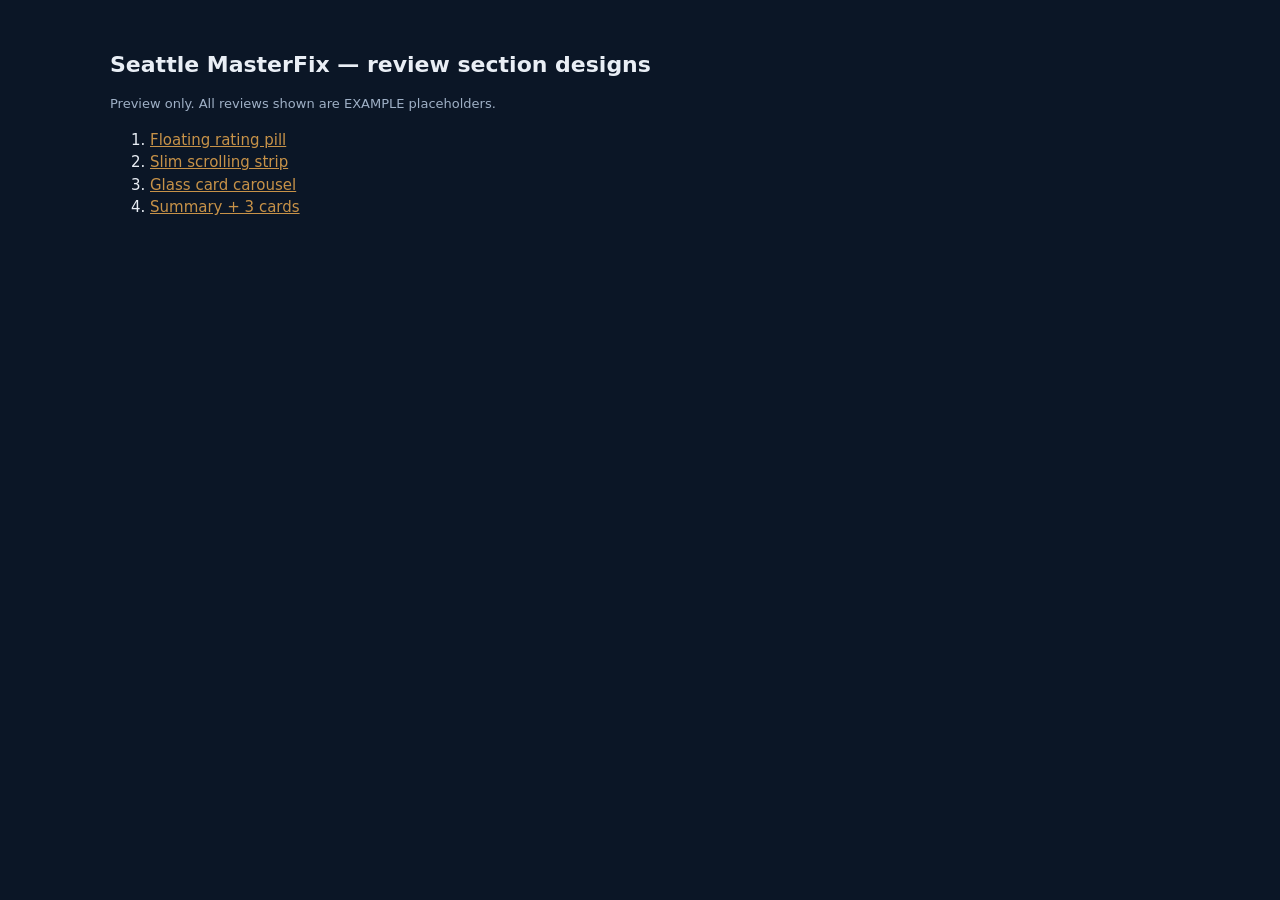
<file: index.html>
<!doctype html><html><head><meta charset=utf-8><meta name=robots content="noindex,nofollow"><meta name=viewport content="width=device-width,initial-scale=1"><link rel=stylesheet href=style.css><script src=reviews.js></script></head><body><div class=wrap><h1>Seattle MasterFix — review section designs</h1><p class=note>Preview only. All reviews shown are EXAMPLE placeholders.</p><ol><li><a href=1-pill.html>Floating rating pill</a><li><a href=2-marquee.html>Slim scrolling strip</a><li><a href=3-carousel.html>Glass card carousel</a><li><a href=4-summary.html>Summary + 3 cards</a></ol></div></body></html>
</file>
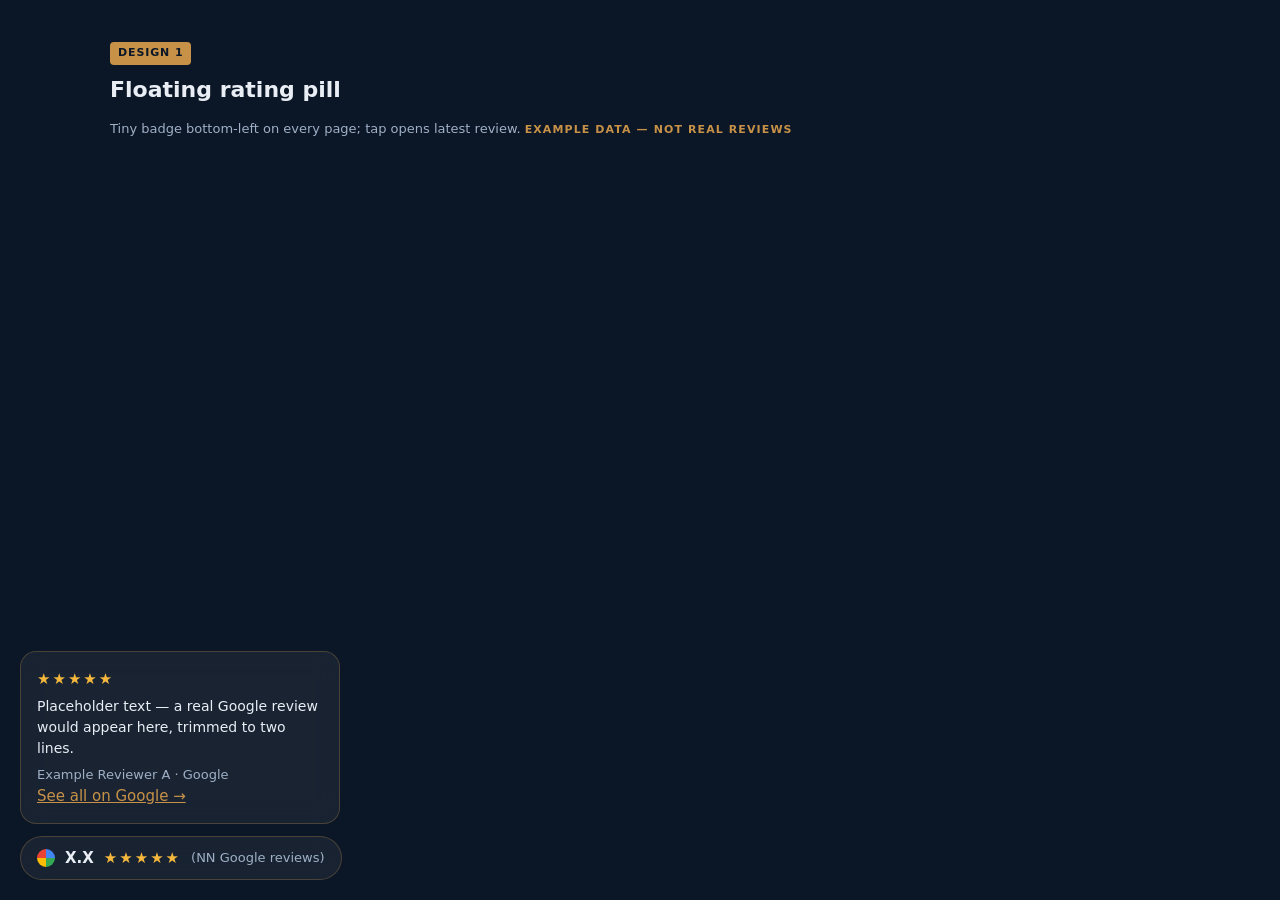
<file: 1-pill.html>
<!doctype html><html><head><meta charset=utf-8><meta name=robots content="noindex,nofollow"><meta name=viewport content="width=device-width,initial-scale=1"><link rel=stylesheet href=style.css><script src=reviews.js></script><style>.pill{position:fixed;left:20px;bottom:20px;display:flex;gap:10px;align-items:center;padding:10px 16px;border-radius:999px}.pop{position:fixed;left:20px;bottom:76px;width:320px;padding:16px}</style></head><body><div class=wrap><span class=tag>DESIGN 1</span><h1>Floating rating pill</h1><p class=note>Tiny badge bottom-left on every page; tap opens latest review. <b class=ex>EXAMPLE DATA — NOT REAL REVIEWS</b></p></div>
<div class="glass pop"><div class=stars>★★★★★</div><p id=t style="margin:6px 0;font-size:14px"></p><div class=note id=n></div><a href=#>See all on Google →</a></div>
<div class="glass pill"><span class=g></span><b>X.X</b><span class=stars>★★★★★</span><span class=note>(NN Google reviews)</span></div>
<script>t.textContent=R[0][1];n.textContent=R[0][0]+' · Google'</script></body></html>
</file>
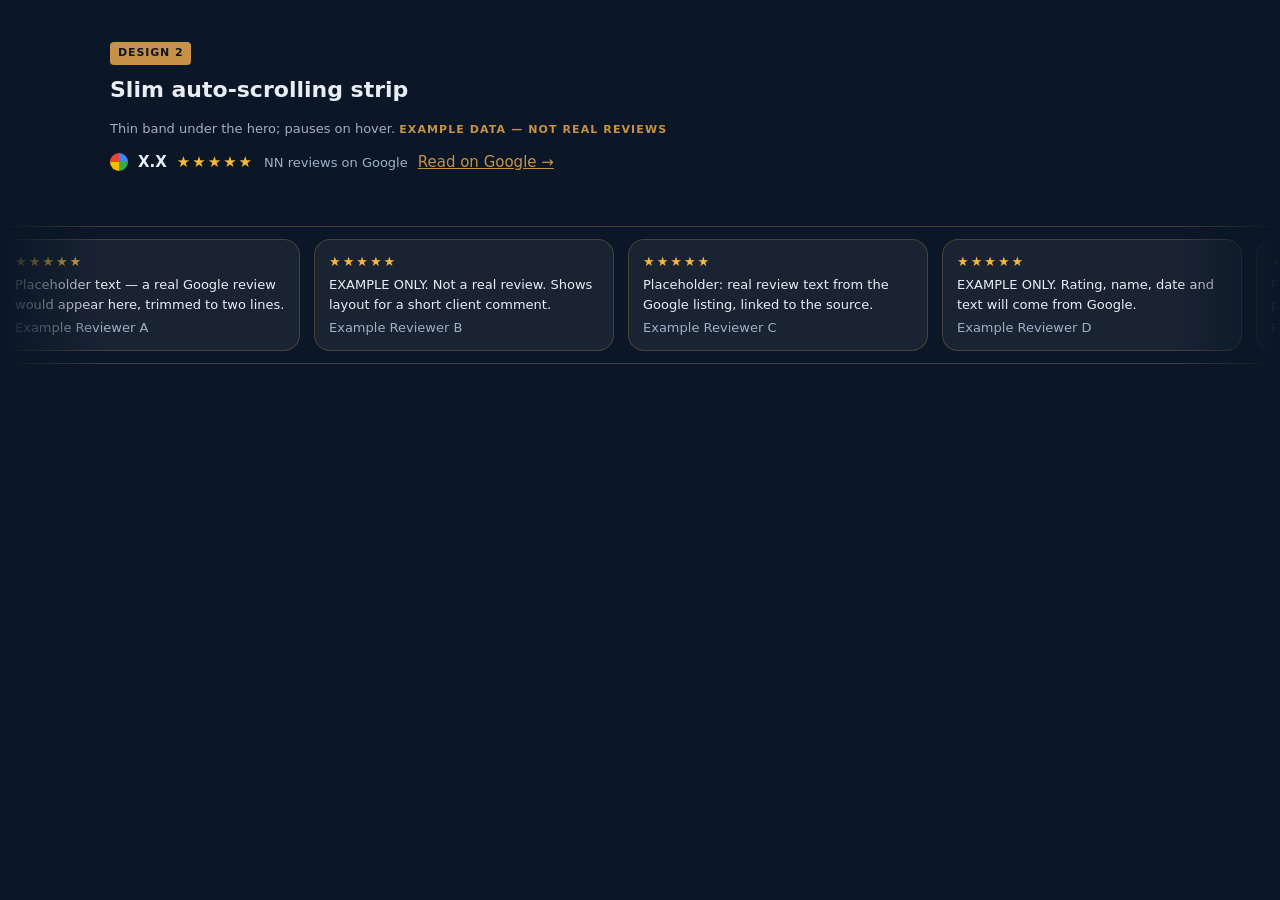
<file: 2-marquee.html>
<!doctype html><html><head><meta charset=utf-8><meta name=robots content="noindex,nofollow"><meta name=viewport content="width=device-width,initial-scale=1"><link rel=stylesheet href=style.css><script src=reviews.js></script><style>.strip{overflow:hidden;border-block:1px solid rgba(199,146,72,.3);padding:12px 0;mask:linear-gradient(90deg,transparent,#000 8%,#000 92%,transparent)}.track{display:flex;gap:14px;width:max-content;animation:m 40s linear infinite}.c{width:300px;padding:12px 14px;font-size:13px}.c p{margin:4px 0;display:-webkit-box;-webkit-line-clamp:2;-webkit-box-orient:vertical;overflow:hidden}@keyframes m{to{transform:translateX(-50%)}}.head{display:flex;gap:10px;align-items:center;margin-bottom:12px}</style></head><body><div class=wrap><span class=tag>DESIGN 2</span><h1>Slim auto-scrolling strip</h1><p class=note>Thin band under the hero; pauses on hover. <b class=ex>EXAMPLE DATA — NOT REAL REVIEWS</b></p><div class=head><span class=g></span><b>X.X</b><span class=stars>★★★★★</span><span class=note>NN reviews on Google</span><a href=#>Read on Google →</a></div></div><div class=strip><div class=track id=k></div></div>
<script>k.innerHTML=[...R,...R].map(r=>'<div class="glass c"><span class=stars>★★★★★</span><p>'+r[1]+'</p><span class=note>'+r[0]+'</span></div>').join('')</script></body></html>
</file>
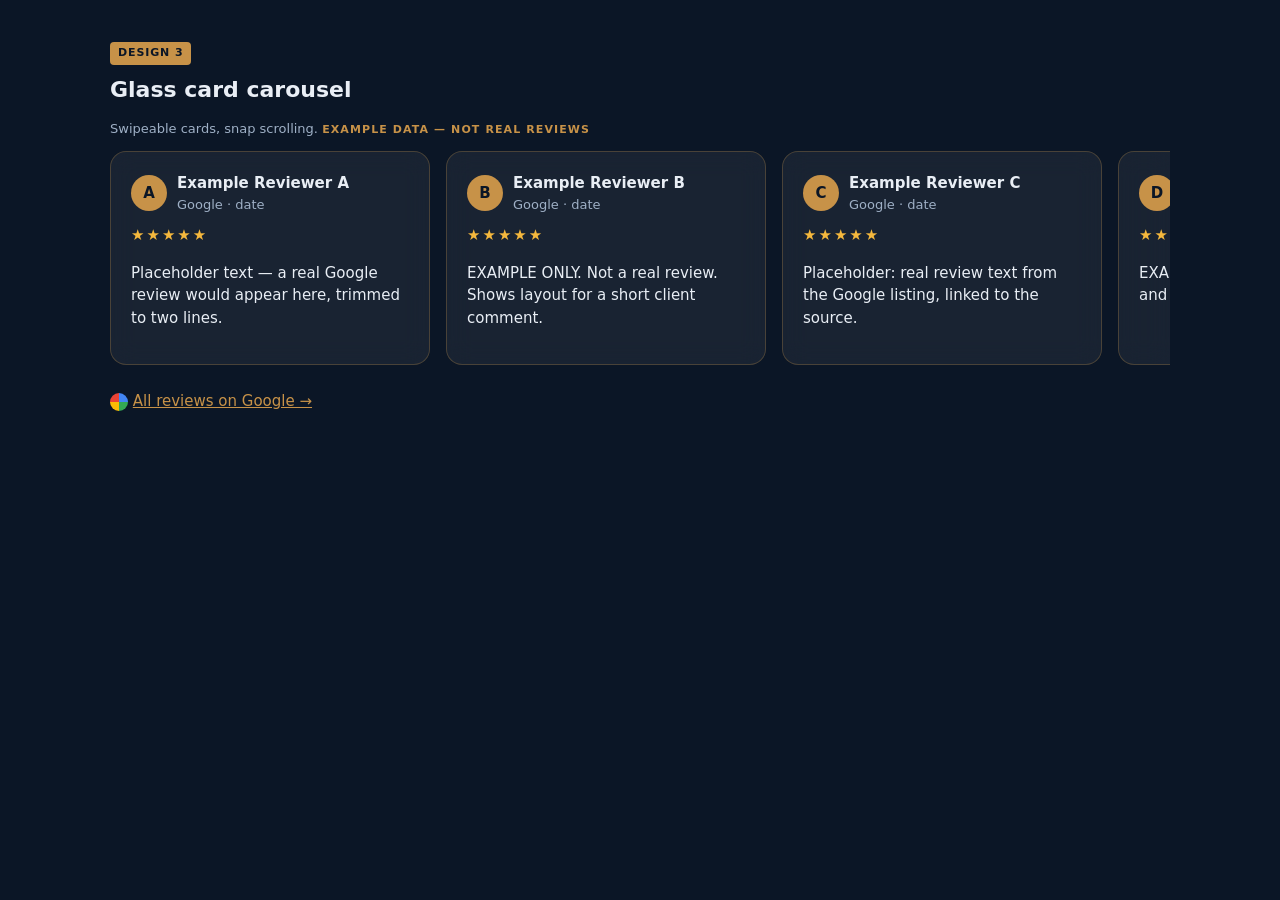
<file: 3-carousel.html>
<!doctype html><html><head><meta charset=utf-8><meta name=robots content="noindex,nofollow"><meta name=viewport content="width=device-width,initial-scale=1"><link rel=stylesheet href=style.css><script src=reviews.js></script><style>.row{display:flex;gap:16px;overflow-x:auto;scroll-snap-type:x mandatory;padding-bottom:10px}.c{flex:0 0 min(320px,85%);scroll-snap-align:start;padding:20px}.av{width:36px;height:36px;border-radius:50%;background:#C79248;color:#0B1626;display:grid;place-items:center;font-weight:700}.top{display:flex;gap:10px;align-items:center}</style></head><body><div class=wrap><span class=tag>DESIGN 3</span><h1>Glass card carousel</h1><p class=note>Swipeable cards, snap scrolling. <b class=ex>EXAMPLE DATA — NOT REAL REVIEWS</b></p><div class=row id=k></div><p><span class=g></span> <a href=#>All reviews on Google →</a></p></div>
<script>k.innerHTML=R.map(r=>'<div class="glass c"><div class=top><div class=av>'+r[0].slice(-1)+'</div><div><b>'+r[0]+'</b><div class=note>Google · date</div></div></div><div class=stars style="margin-top:10px">★★★★★</div><p>'+r[1]+'</p></div>').join('')</script></body></html>
</file>
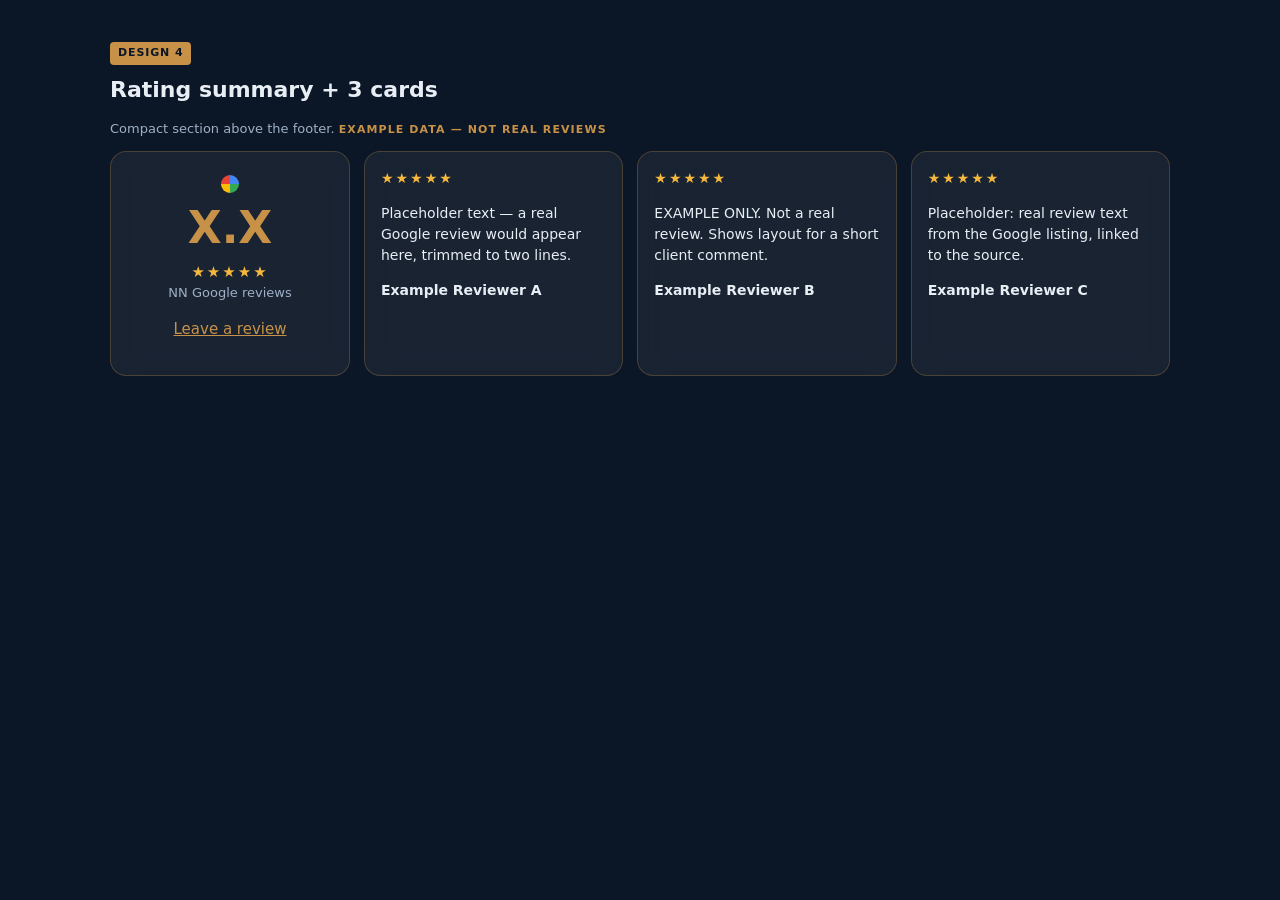
<file: 4-summary.html>
<!doctype html><html><head><meta charset=utf-8><meta name=robots content="noindex,nofollow"><meta name=viewport content="width=device-width,initial-scale=1"><link rel=stylesheet href=style.css><script src=reviews.js></script><style>.grid{display:grid;grid-template-columns:240px repeat(3,1fr);gap:14px}.s{padding:20px;text-align:center}.big{font-size:44px;font-weight:800;color:#C79248}.c{padding:16px;font-size:14px}@media(max-width:760px){.grid{grid-template-columns:1fr}}</style></head><body><div class=wrap><span class=tag>DESIGN 4</span><h1>Rating summary + 3 cards</h1><p class=note>Compact section above the footer. <b class=ex>EXAMPLE DATA — NOT REAL REVIEWS</b></p><div class=grid id=k><div class="glass s"><span class=g></span><div class=big>X.X</div><div class=stars>★★★★★</div><div class=note>NN Google reviews</div><p><a href=#>Leave a review</a></p></div></div></div>
<script>k.innerHTML+=R.slice(0,3).map(r=>'<div class="glass c"><span class=stars>★★★★★</span><p>'+r[1]+'</p><b>'+r[0]+'</b></div>').join('')</script></body></html>
</file>
